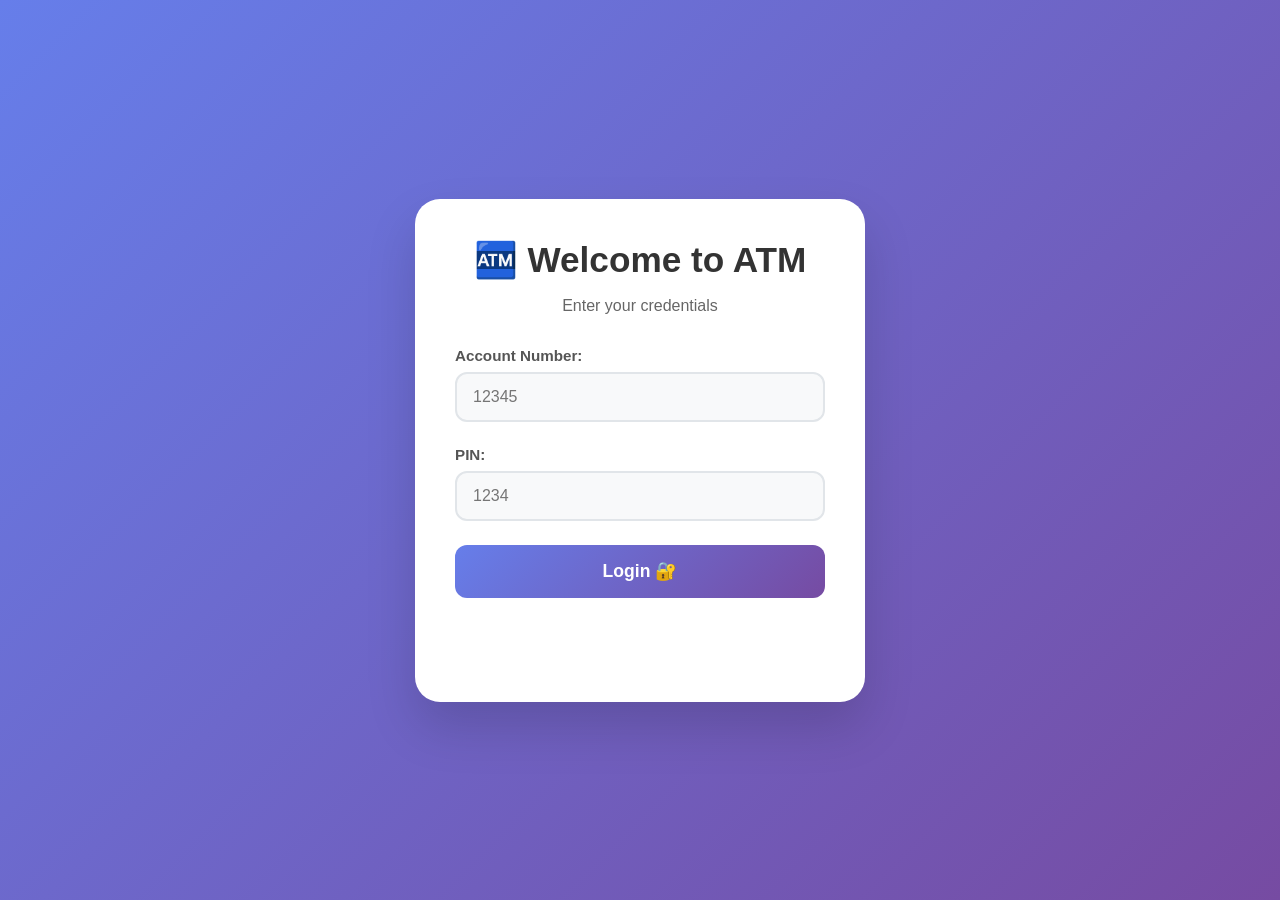
<file: Codsoft task 3/atm-machine-app/frontend/index.html>
<!DOCTYPE html>
<html lang="en">
<head>
    <meta charset="UTF-8">
    <meta name="viewport" content="width=device-width, initial-scale=1.0">
    <title>ATM Machine Simulation</title>
    <link rel="stylesheet" href="style.css">
</head>
<body>
    <div class="container">
        <!-- Login Screen -->
        <div id="loginScreen" class="screen active">
            <div class="atm-container">
                <h1>🏧 Welcome to ATM</h1>
                <p>Enter your credentials</p>
                <div class="input-group">
                    <label>Account Number:</label>
                    <input type="text" id="loginAccount" placeholder="12345">
                </div>
                <div class="input-group">
                    <label>PIN:</label>
                    <input type="password" id="loginPin" placeholder="1234" maxlength="4">
                </div>
                <button id="loginBtn" class="btn login" data-original-text="Login 🔐">Login 🔐</button>
                <div id="loginMessage" class="message"></div>
            </div>
        </div>

        <!-- Dashboard Screen -->
        <div id="dashboardScreen" class="screen">
            <div class="atm-container">
                <h1>🏧 ATM Dashboard</h1>
                <div class="status-display">
                    <div id="balanceDisplay" class="status-item">Balance: $0.00</div>
                    <div id="lastTxDisplay" class="status-item">No transactions</div>
                    <button id="logoutBtn" class="btn logout">Logout 🚪</button>
                </div>
                <div class="input-group">
                    <label>Amount:</label>
                    <input type="number" id="amount" placeholder="$0.00" step="0.01" min="0">
                </div>
                <div class="buttons">
                    <button id="depositBtn" class="btn deposit" data-original-text="💰 Deposit">💰 Deposit</button>
                    <button id="withdrawBtn" class="btn withdraw" data-original-text="💸 Withdraw">💸 Withdraw</button>
                </div>
                <div id="message" class="message"></div>
            </div>
        </div>
    </div>
    <script src="script.js"></script>
</body>
</html>
</file>
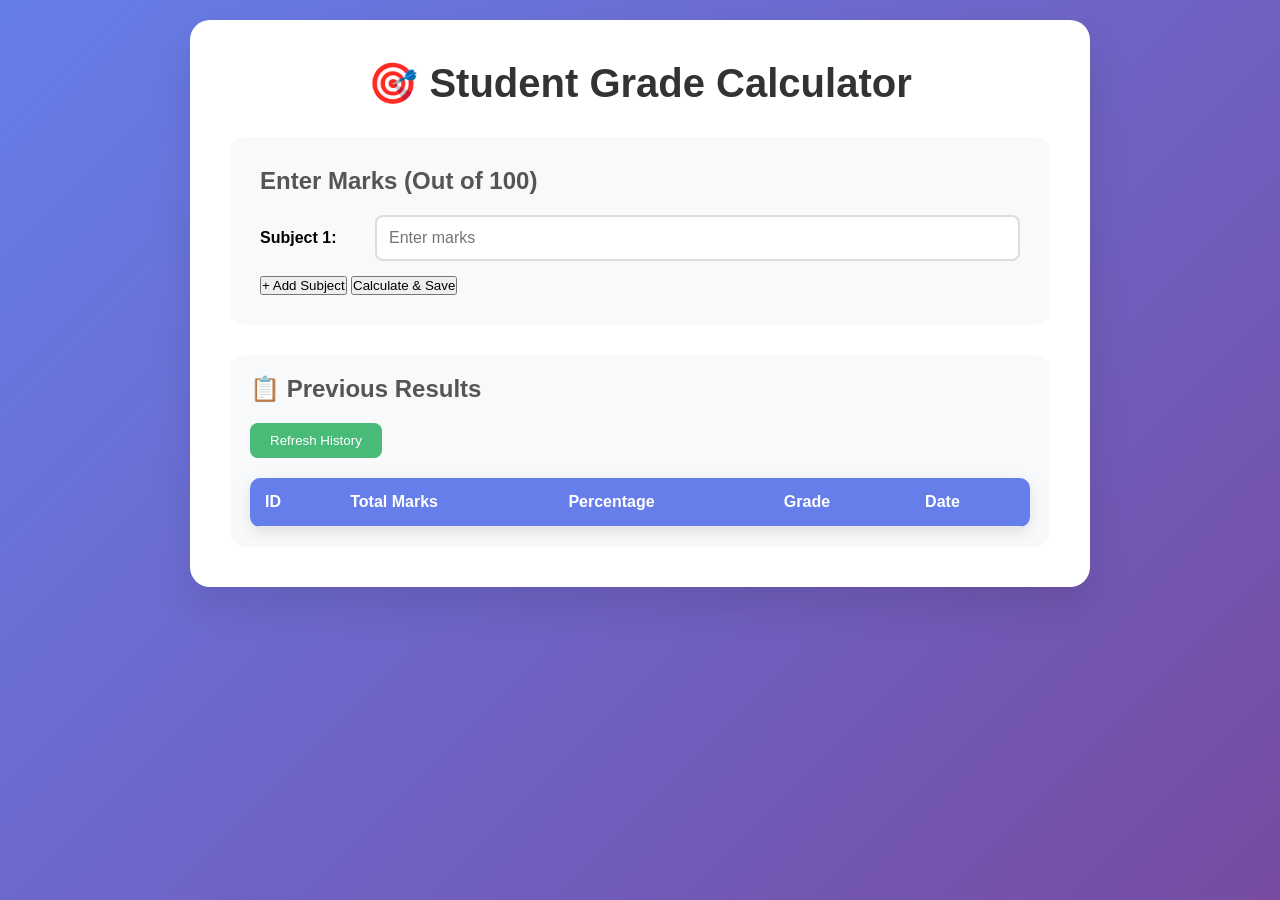
<file: Task 2/Task2-StudentGradeCalculator/frontend/index.html>
<!DOCTYPE html>
<html lang="en">
<head>
    <meta charset="UTF-8">
    <meta name="viewport" content="width=device-width, initial-scale=1.0">
    <title>Student Grade Calculator</title>
    <link rel="stylesheet" href="style.css">
</head>
<body>
    <div class="container">
        <h1>🎯 Student Grade Calculator</h1>
        
        <div class="input-section">
            <h2>Enter Marks (Out of 100)</h2>
            <div id="subjects-container">
                <div class="subject-row">
                    <label>Subject 1:</label>
                    <input type="number" class="mark-input" min="0" max="100" placeholder="Enter marks">
                    <button type="button" class="remove-btn" style="display: none;">Remove</button>
                </div>
            </div>
            <button id="add-subject">+ Add Subject</button>
            <button id="calculate-btn">Calculate & Save</button>
        </div>

        <div id="result-section" class="result-section hidden">
            <h2>📊 Your Result</h2>
            <div class="result-display">
                <p>Total Marks: <span id="total-marks">0</span></p>
                <p>Average: <span id="percentage">0</span>%</p>
                <p>Grade: <span id="grade">F</span></p>
            </div>
        </div>

        <div id="history-section">
            <h2>📋 Previous Results</h2>
            <button id="refresh-history">Refresh History</button>
            <table id="history-table">
                <thead>
                    <tr>
                        <th>ID</th>
                        <th>Total Marks</th>
                        <th>Percentage</th>
                        <th>Grade</th>
                        <th>Date</th>
                    </tr>
                </thead>
                <tbody></tbody>
            </table>
        </div>
    </div>

    <script src="script.js"></script>
</body>
</html>
</file>
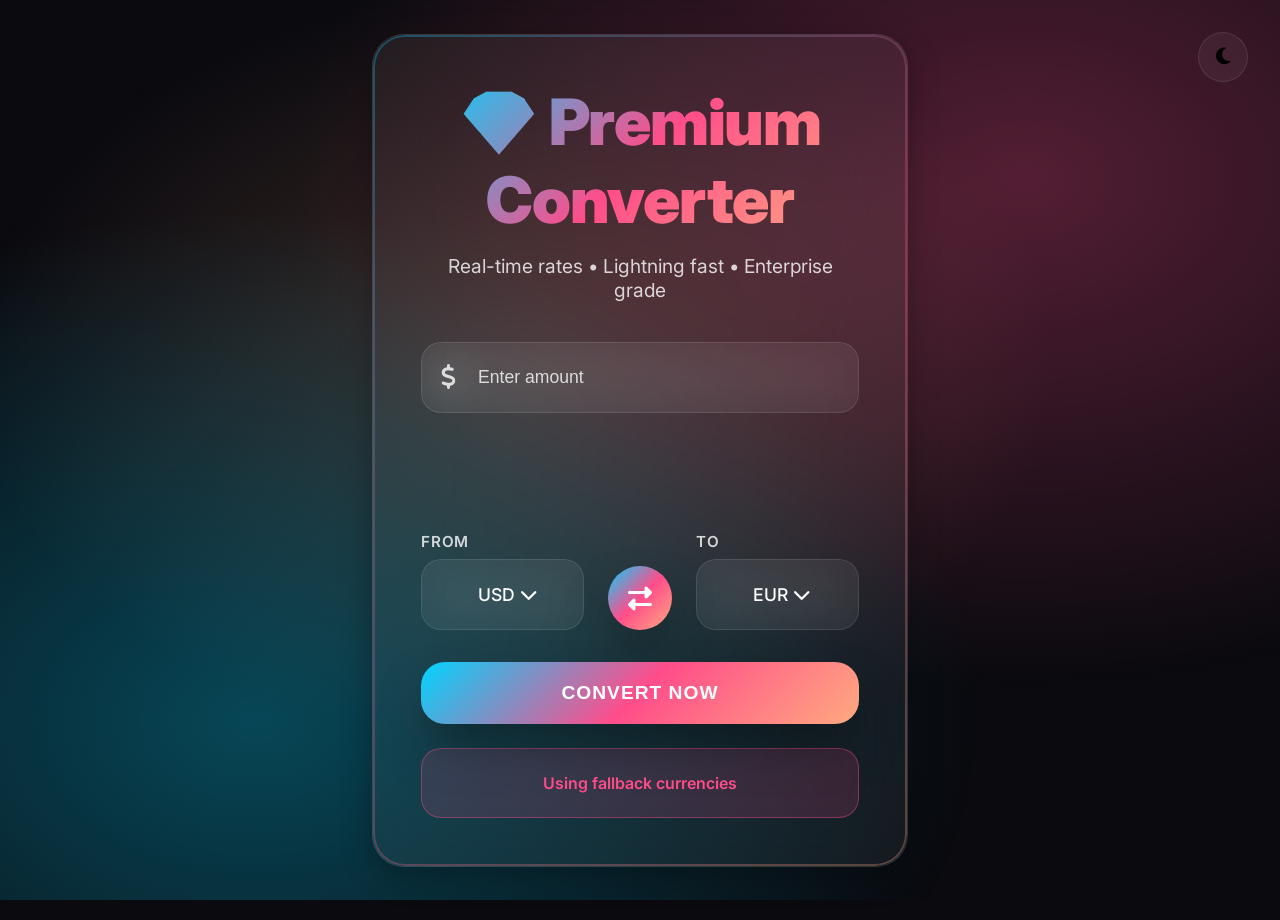
<file: Codsoft task 4/target/classes/static/index.html>
<!DOCTYPE html>
<html lang="en">
<head>
    <meta charset="UTF-8">
    <meta name="viewport" content="width=device-width, initial-scale=1.0">
    <title>💎 Premium Currency Converter</title>
    <link rel="stylesheet" href="css/premium-style.css">
    <link href="https://fonts.googleapis.com/css2?family=Inter:wght@300;400;500;600;700;800;900&display=swap" rel="stylesheet">
    <link rel="stylesheet" href="https://cdnjs.cloudflare.com/ajax/libs/font-awesome/6.4.0/css/all.min.css">
</head>
<body>
    <!-- Theme Toggle -->
    <button class="theme-toggle" id="themeToggle">
        <i class="fas fa-moon"></i>
    </button>

    <div class="container">
        <div class="glass-card">
            <h1>💎 Premium Converter</h1>
            <p class="subtitle">Real-time rates • Lightning fast • Enterprise grade</p>

            <form id="converterForm" class="converter-form">
                <!-- Amount Input -->
                <div class="input-group">
                    <i class="fas fa-dollar-sign icon"></i>
                    <input type="number" id="amount" class="premium-input" placeholder="Enter amount" min="0" step="0.01" required>
                </div>

                <!-- Live Rate Preview -->
                <div id="liveRate" class="live-rate">
                    1 USD = <span id="liveRateValue">1.08</span> EUR
                </div>

                <!-- Currency Selection -->
                <div class="currency-row">
                    <div class="currency-group">
                        <label class="currency-label">From</label>
                        <div class="custom-dropdown" id="fromDropdown">
                            <div class="custom-select dropdown-trigger" id="fromTrigger">
                                <span class="currency-symbol">USD $</span>
                                <i class="fas fa-chevron-down"></i>
                            </div>
                            <div class="dropdown-list" id="fromList">
                                <input type="text" class="dropdown-search" placeholder="Search currency..." id="fromSearch">
                                <!-- Options populated by JS -->
                            </div>
                        </div>
                        <input type="hidden" id="baseCurrency" value="USD">
                    </div>

                    <button type="button" id="swapBtn" class="swap-btn" title="Swap currencies">
                        <i class="fas fa-exchange-alt"></i>
                    </button>

                    <div class="currency-group">
                        <label class="currency-label">To</label>
                        <div class="custom-dropdown" id="toDropdown">
                            <div class="custom-select dropdown-trigger" id="toTrigger">
                                <span class="currency-symbol">EUR €</span>
                                <i class="fas fa-chevron-down"></i>
                            </div>
                            <div class="dropdown-list" id="toList">
                                <input type="text" class="dropdown-search" placeholder="Search currency..." id="toSearch">
                                <!-- Options populated by JS -->
                            </div>
                        </div>
                        <input type="hidden" id="targetCurrency" value="EUR">
                    </div>
                </div>

                <!-- Convert Button -->
                <button type="submit" id="convertBtn" class="premium-btn">
                    <span id="btnText">Convert Now</span>
                    <div id="loadingSpinner" class="spinner hidden"></div>
                </button>
            </form>

            <!-- Result Section -->
            <div id="resultSection" class="result-section hidden">
                <div class="result-display">
                    <div class="result-row">
                        <span class="result-label">Converted Amount:</span>
                        <span id="convertedAmount" class="result-value">0</span>
                    </div>
                    <div class="result-row">
                        <span class="result-label">Exchange Rate:</span>
                        <span id="exchangeRate" class="result-value">1.0000</span>
                    </div>
                    <div class="success-message">
                        ✅ Converted successfully!
                    </div>
                    <button id="historyBtn" class="premium-btn" style="margin-top: 1.5rem; font-size: 1rem;">
                        View History <i class="fas fa-history"></i>
                    </button>
                </div>
            </div>

            <!-- Error Message -->
            <div id="errorMessage" class="error-message hidden"></div>
        </div>
    </div>

    <!-- History Modal -->
    <div id="historyModal" class="modal hidden">
        <div class="modal-content">
            <button class="close-btn" id="closeHistory">
                <i class="fas fa-times"></i>
            </button>
            <h2 style="margin-bottom: 1.5rem;">Conversion History</h2>
            <div id="historyList">No conversions yet...</div>
        </div>
    </div>

    <script src="js/premium-script.js"></script>
</body>
</html>
</file>
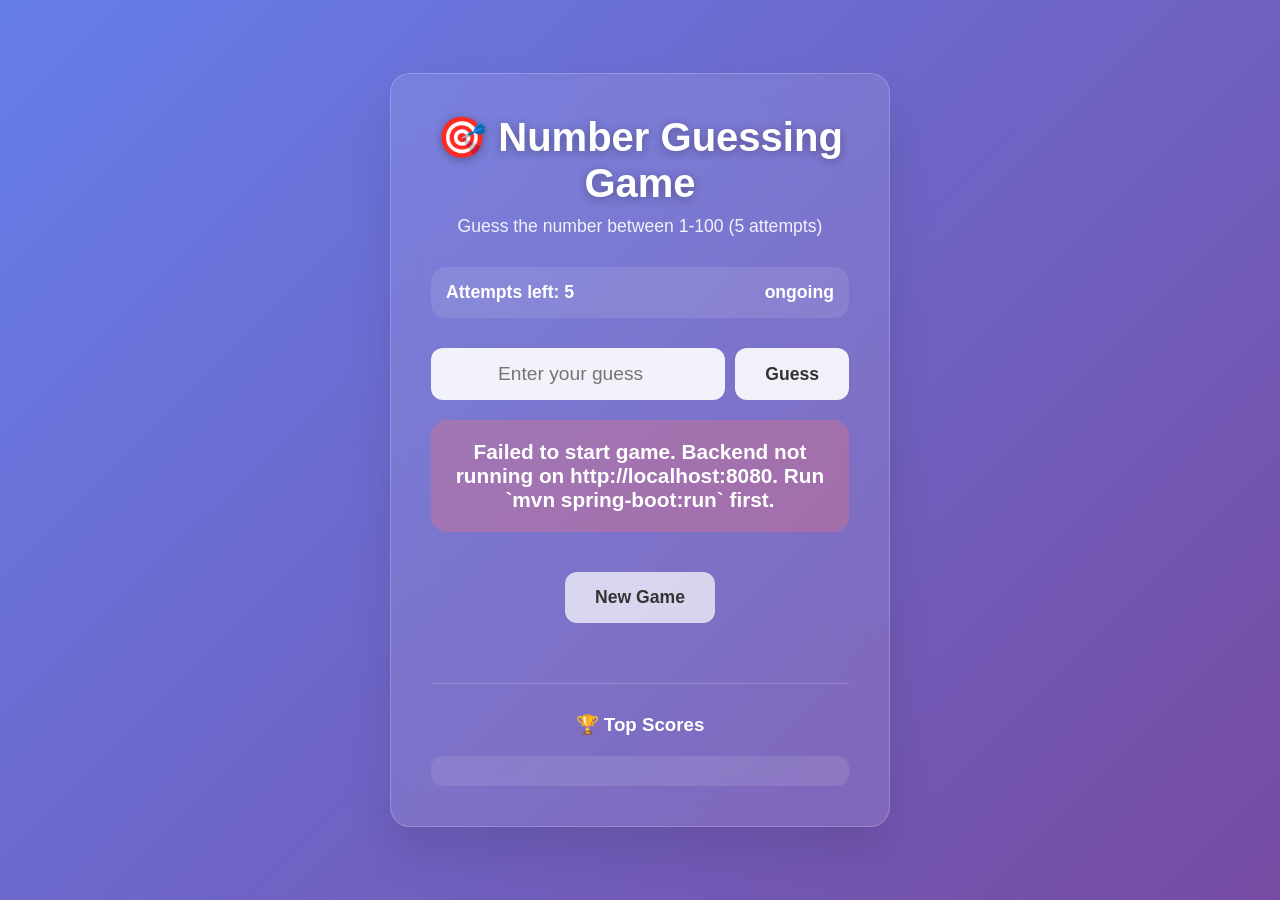
<file: Task1-NumberGame/backend/target/classes/static/index.html>
<!DOCTYPE html>
<html lang="en">
<head>
    <meta charset="UTF-8">
    <meta name="viewport" content="width=device-width, initial-scale=1.0">
    <title>Number Guessing Game</title>
    <link rel="stylesheet" href="style.css">
</head>
<body>
    <div class="container">
        <h1>🎯 Number Guessing Game</h1>
        <p class="subtitle">Guess the number between 1-100 (5 attempts)</p>
        
        <div class="game-info">
            <div class="attempts">Attempts left: <span id="attemptsLeft">5</span></div>
            <div class="status" id="status">ongoing</div>
        </div>
        
        <div class="input-group">
            <input type="number" id="guessInput" min="1" max="100" placeholder="Enter your guess">
            <button id="submitBtn">Guess</button>
        </div>
        
        <div id="message" class="message"></div>
        
        <button id="newGameBtn" class="btn-secondary">New Game</button>
        
        <div class="scores-section">
            <h3>🏆 Top Scores</h3>
            <div id="scoresList"></div>
        </div>
    </div>

    <script src="script.js"></script>
</body>
</html>
</file>
<file: Codsoft task 3/atm-machine-app/frontend/style.css>
* {
    margin: 0;
    padding: 0;
    box-sizing: border-box;
}

body {
    font-family: 'Arial', sans-serif;
    background: linear-gradient(135deg, #667eea 0%, #764ba2 100%);
    min-height: 100vh;
    display: flex;
    align-items: center;
    justify-content: center;
}

.container {
    width: 100%;
    max-width: 450px;
    position: relative;
}

.screen {
    display: none;
    animation: fadeIn 0.3s ease-in;
}

.screen.active {
    display: block;
}

@keyframes fadeIn {
    from { opacity: 0; transform: translateY(20px); }
    to { opacity: 1; transform: translateY(0); }
}

.atm-container {
    background: #fff;
    padding: 2.5rem;
    border-radius: 25px;
    box-shadow: 0 25px 50px rgba(0,0,0,0.15);
    text-align: center;
}

h1 {
    color: #333;
    margin-bottom: 1rem;
    font-size: 2.2rem;
}

.atm-container p {
    color: #666;
    margin-bottom: 2rem;
}

.input-group {
    margin-bottom: 1.5rem;
    text-align: left;
}

label {
    display: block;
    margin-bottom: 0.5rem;
    color: #555;
    font-weight: bold;
    font-size: 0.95rem;
}

input {
    width: 100%;
    padding: 14px 16px;
    border: 2px solid #e1e5e9;
    border-radius: 12px;
    font-size: 1rem;
    transition: all 0.3s;
    background: #f8f9fa;
}

input:focus {
    outline: none;
    border-color: #667eea;
    background: white;
    box-shadow: 0 0 0 3px rgba(102, 126, 234, 0.1);
}

.btn {
    width: 100%;
    padding: 16px;
    border: none;
    border-radius: 12px;
    font-size: 1.1rem;
    font-weight: bold;
    cursor: pointer;
    transition: all 0.3s;
    margin-bottom: 1rem;
}

.btn:hover {
    transform: translateY(-2px);
    box-shadow: 0 15px 30px rgba(0,0,0,0.2);
}

.login {
    background: linear-gradient(135deg, #667eea, #764ba2);
    color: white;
}

.deposit {
    background: linear-gradient(135deg, #4CAF50, #45a049);
    color: white;
}

.withdraw {
    background: linear-gradient(135deg, #f44336, #da190b);
    color: white;
}

.logout {
    background: linear-gradient(135deg, #6c757d, #495057);
    color: white;
    font-size: 1rem;
    padding: 12px;
}

.status-display {
    background: linear-gradient(135deg, #f8f9fa, #e9ecef);
    padding: 1.5rem;
    border-radius: 15px;
    margin-bottom: 2rem;
    text-align: left;
}

.status-item {
    font-size: 1.3rem;
    font-weight: bold;
    color: #333;
    margin-bottom: 0.5rem;
}

.message {
    padding: 1rem;
    border-radius: 12px;
    margin-top: 1rem;
    font-weight: 500;
    min-height: 20px;
    transition: all 0.3s;
}

.message.success {
    background: #d4edda;
    color: #155724;
    border: 1px solid #c3e6cb;
}

.message.error {
    background: #f8d7da;
    color: #721c24;
    border: 1px solid #f5c6cb;
}

.buttons {
    display: flex;
    gap: 1rem;
    margin-bottom: 1.5rem;
}

.buttons .btn {
    flex: 1;
    margin-bottom: 0;
}

.btn.loading {
    opacity: 0.7;
    cursor: not-allowed !important;
    transform: none !important;
}

.btn:disabled:hover {
    transform: none;
    box-shadow: none;
}

input:invalid {
    border-color: #f44336;
    background: #fdf2f2;
}

body {
    padding: 2rem 1rem;
}

@media (min-width: 768px) {
    body {
        padding: 4rem 2rem;
    }
}

@media (max-width: 480px) {
    .atm-container {
        margin: 1rem;
        padding: 2rem 1.5rem;
    }
    
    .buttons {
        flex-direction: column;
        gap: 1rem;
    }
}
</file>
<file: Task 2/Task2-StudentGradeCalculator/frontend/style.css>
* {
    margin: 0;
    padding: 0;
    box-sizing: border-box;
}

body {
    font-family: 'Segoe UI', Tahoma, Geneva, Verdana, sans-serif;
    background: linear-gradient(135deg, #667eea 0%, #764ba2 100%);
    min-height: 100vh;
    padding: 20px;
}

.container {
    max-width: 900px;
    margin: 0 auto;
    background: white;
    border-radius: 20px;
    box-shadow: 0 20px 40px rgba(0,0,0,0.1);
    padding: 40px;
}

h1 {
    text-align: center;
    color: #333;
    margin-bottom: 30px;
    font-size: 2.5em;
}

h2 {
    color: #555;
    margin-bottom: 20px;
}

.input-section {
    background: #f8f9fa;
    padding: 30px;
    border-radius: 15px;
    margin-bottom: 30px;
}

.subject-row {
    display: flex;
    align-items: center;
    margin-bottom: 15px;
    gap: 15px;
}

.subject-row label {
    font-weight: 600;
    min-width: 100px;
}

.mark-input {
    flex: 1;
    padding: 12px;
    border: 2px solid #ddd;
    border-radius: 8px;
    font-size: 16px;
    transition: border-color 0.3s;
}

.mark-input:focus {
    outline: none;
    border-color: #667eea;
}

.mark-input:invalid {
    border-color: #ff4757;
}

.add-subject, .calculate-btn {
    background: #667eea;
    color: white;
    border: none;
    padding: 12px 24px;
    border-radius: 8px;
    font-size: 16px;
    cursor: pointer;
    margin-right: 10px;
    transition: background 0.3s;
}

.add-subject:hover, .calculate-btn:hover {
    background: #5a67d8;
}

.remove-btn {
    background: #ff4757;
    color: white;
    border: none;
    padding: 8px 12px;
    border-radius: 5px;
    cursor: pointer;
    font-size: 14px;
}

.remove-btn:hover {
    background: #ff3742;
}

.result-section {
    background: linear-gradient(135deg, #11998e, #38ef7d);
    color: white;
    padding: 30px;
    border-radius: 15px;
    margin-bottom: 30px;
    text-align: center;
}

.result-display p {
    font-size: 1.3em;
    margin: 10px 0;
    font-weight: 600;
}

.hidden {
    display: none;
}

#history-section {
    padding: 20px;
    background: #f8f9fa;
    border-radius: 15px;
}

#refresh-history {
    background: #48bb78;
    color: white;
    border: none;
    padding: 10px 20px;
    border-radius: 8px;
    cursor: pointer;
    margin-bottom: 20px;
}

#refresh-history:hover {
    background: #38a169;
}

table {
    width: 100%;
    border-collapse: collapse;
    background: white;
    border-radius: 10px;
    overflow: hidden;
    box-shadow: 0 5px 15px rgba(0,0,0,0.1);
}

th, td {
    padding: 15px;
    text-align: left;
    border-bottom: 1px solid #eee;
}

th {
    background: #667eea;
    color: white;
    font-weight: 600;
}

tr:hover {
    background: #f7fafc;
}

.error {
    color: #ff4757;
    background: #fed7d7;
    padding: 10px;
    border-radius: 5px;
    margin: 10px 0;
}

.success {
    color: #11998e;
    background: #c6f6d5;
    padding: 10px;
    border-radius: 5px;
    margin: 10px 0;
}

@media (max-width: 768px) {
    .container {
        padding: 20px;
    }
    
    .subject-row {
        flex-direction: column;
        align-items: stretch;
    }
    
    h1 {
        font-size: 2em;
    }
}
</file>
<file: Codsoft task 4/target/classes/static/css/premium-style.css>
* {
  margin: 0;
  padding: 0;
  box-sizing: border-box;
}

:root {
  --bg-primary: #0a0a0f;
  --bg-secondary: #1a1a2e;
  --glass-bg: rgba(255, 255, 255, 0.05);
  --glass-border: rgba(255, 255, 255, 0.1);
  --accent-primary: #00d4ff;
  --accent-secondary: #ff4d8a;
  --accent-gradient: linear-gradient(135deg, #00d4ff 0%, #ff4d8a 50%, #ffaa80 100%);
  --text-primary: #ffffff;
  --text-secondary: rgba(255, 255, 255, 0.8);
  --shadow-primary: 0 25px 50px -12px rgba(0, 0, 0, 0.5);
  --shadow-glass: 0 8px 32px rgba(0, 0, 0, 0.3);
}

body {
  font-family: 'Inter', -apple-system, BlinkMacSystemFont, sans-serif;
  background: var(--bg-primary);
  color: var(--text-primary);
  min-height: 100vh;
  overflow-x: hidden;
  position: relative;
}

body::before {
  content: '';
  position: fixed;
  top: 0;
  left: 0;
  width: 100%;
  height: 100%;
  background: 
    radial-gradient(ellipse at 20% 80%, rgba(0, 212, 255, 0.3) 0%, transparent 50%),
    radial-gradient(ellipse at 80% 20%, rgba(255, 77, 138, 0.3) 0%, transparent 50%),
    radial-gradient(ellipse at 40% 40%, rgba(255, 170, 128, 0.2) 0%, transparent 50%);
  animation: premiumFloat 20s ease-in-out infinite;
  z-index: -1;
}

@keyframes premiumFloat {
  0%, 100% { transform: translateY(0) scale(1); }
  33% { transform: translateY(-20px) scale(1.05); }
  66% { transform: translateY(10px) scale(0.95); }
}

/* Premium Container */
.container {
  max-width: 600px;
  margin: 0 auto;
  padding: 2rem;
  display: flex;
  flex-direction: column;
  align-items: center;
  min-height: 100vh;
  justify-content: center;
}

/* Premium Glass Card */
.glass-card {
  background: var(--glass-bg);
  backdrop-filter: blur(40px);
  -webkit-backdrop-filter: blur(40px);
  border: 1px solid var(--glass-border);
  border-radius: 32px;
  padding: 3rem;
  width: 100%;
  box-shadow: var(--shadow-glass);
  position: relative;
  animation: cardEntry 1s cubic-bezier(0.25, 0.46, 0.45, 0.94);
}

@keyframes cardEntry {
  from {
    opacity: 0;
    transform: translateY(30px) scale(0.95);
  }
  to {
    opacity: 1;
    transform: translateY(0) scale(1);
  }
}

.glass-card::before {
  content: '';
  position: absolute;
  inset: 0;
  border-radius: 32px;
  padding: 2px;
  background: var(--accent-gradient);
  -webkit-mask: linear-gradient(#fff 0 0) content-box, linear-gradient(#fff 0 0);
  mask: linear-gradient(#fff 0 0) content-box, linear-gradient(#fff 0 0);
  -webkit-mask-composite: exclude;
  mask-composite: exclude;
  opacity: 0.3;
}

.glass-card:hover {
  transform: translateY(-8px);
  box-shadow: 0 35px 70px -12px rgba(0, 212, 255, 0.3);
}

/* Typography */
h1 {
  background: var(--accent-gradient);
  -webkit-background-clip: text;
  background-clip: text;
  -webkit-text-fill-color: transparent;
  font-size: clamp(2.5rem, 6vw, 4rem);
  font-weight: 900;
  text-align: center;
  margin-bottom: 1rem;
  letter-spacing: -0.02em;
}

.subtitle {
  text-align: center;
  color: var(--text-secondary);
  font-size: 1.2rem;
  margin-bottom: 2.5rem;
  font-weight: 400;
}

/* Form */
.converter-form {
  display: flex;
  flex-direction: column;
  gap: 2rem;
}

.input-group {
  position: relative;
}

/* Premium Input */
.premium-input, .custom-select {
  width: 100%;
  padding: 1.5rem 1.25rem 1.5rem 3.5rem;
  background: var(--glass-bg);
  border: 1px solid var(--glass-border);
  border-radius: 20px;
  font-size: 1.1rem;
  font-weight: 500;
  color: var(--text-primary);
  transition: all 0.4s cubic-bezier(0.25, 0.46, 0.45, 0.94);
  backdrop-filter: blur(20px);
}

.premium-input:focus, .custom-select:focus {
  outline: none;
  border-color: var(--accent-primary);
  background: rgba(255, 255, 255, 0.1);
  box-shadow: 0 0 0 4px rgba(0, 212, 255, 0.2);
  transform: translateY(-2px);
}

.premium-input::placeholder {
  color: var(--text-secondary);
}

/* Icon positioning */
.input-group .icon {
  position: absolute;
  left: 1.25rem;
  top: 50%;
  transform: translateY(-50%);
  font-size: 1.5rem;
  opacity: 0.8;
}

/* Currency Row */
.currency-row {
  display: grid;
  grid-template-columns: 1fr auto 1fr;
  gap: 1.5rem;
  align-items: end;
}

.currency-group {
  display: flex;
  flex-direction: column;
  gap: 0.5rem;
}

.currency-label {
  font-weight: 600;
  color: var(--text-secondary);
  font-size: 0.95rem;
  text-transform: uppercase;
  letter-spacing: 0.05em;
}

/* Swap Button */
.swap-btn {
  background: var(--accent-gradient);
  color: var(--text-primary);
  border: none;
  width: 4rem;
  height: 4rem;
  border-radius: 50%;
  font-size: 1.5rem;
  cursor: pointer;
  display: flex;
  align-items: center;
  justify-content: center;
  box-shadow: var(--shadow-primary);
  transition: all 0.3s ease;
}

.swap-btn:hover {
  transform: scale(1.1) rotate(180deg);
  box-shadow: 0 20px 40px rgba(0, 212, 255, 0.4);
}

/* Premium Button */
.premium-btn {
  background: var(--accent-gradient);
  color: var(--text-primary);
  border: none;
  padding: 1.25rem 2rem;
  border-radius: 24px;
  font-size: 1.2rem;
  font-weight: 700;
  cursor: pointer;
  transition: all 0.4s cubic-bezier(0.25, 0.46, 0.45, 0.94);
  display: flex;
  align-items: center;
  justify-content: center;
  gap: 1rem;
  text-transform: uppercase;
  letter-spacing: 1px;
  box-shadow: var(--shadow-primary);
  position: relative;
  overflow: hidden;
}

.premium-btn:hover {
  transform: translateY(-4px);
  box-shadow: 0 30px 60px rgba(0, 212, 255, 0.4);
}

.premium-btn:disabled {
  opacity: 0.5;
  cursor: not-allowed;
  transform: none;
}

/* Loading Spinner */
.spinner {
  width: 1.5rem;
  height: 1.5rem;
  border: 2px solid rgba(255, 255, 255, 0.3);
  border-top: 2px solid var(--text-primary);
  border-radius: 50%;
  animation: spin 1s linear infinite;
}

@keyframes spin {
  to { transform: rotate(360deg); }
}

/* Live Rate Preview */
.live-rate {
  background: var(--glass-bg);
  border: 1px solid var(--glass-border);
  border-radius: 16px;
  padding: 1rem 1.5rem;
  text-align: center;
  font-weight: 600;
  color: var(--accent-primary);
  font-size: 1.1rem;
  opacity: 0;
  transform: translateY(10px);
  transition: all 0.3s ease;
}

.live-rate.show {
  opacity: 1;
  transform: translateY(0);
}

/* Result Section */
.result-section {
  margin-top: 2rem;
  animation: resultSlide 0.6s ease-out;
}

@keyframes resultSlide {
  from { opacity: 0; transform: translateY(20px); }
  to { opacity: 1; transform: translateY(0); }
}

.result-display {
  background: var(--glass-bg);
  border: 1px solid var(--accent-primary);
  border-radius: 24px;
  padding: 2rem;
  text-align: center;
}

.result-row {
  display: flex;
  justify-content: space-between;
  align-items: baseline;
  margin-bottom: 1.5rem;
  padding: 0 1rem;
}

.result-label {
  color: var(--text-secondary);
  font-weight: 500;
}

.result-value {
  font-weight: 900;
  font-size: 2.5rem;
  background: var(--accent-gradient);
  -webkit-background-clip: text;
  background-clip: text;
  -webkit-text-fill-color: transparent;
}

.success-message {
  color: var(--accent-primary);
  font-weight: 600;
  margin-top: 1rem;
}

/* Custom Dropdown */
.custom-dropdown {
  position: relative;
}

.dropdown-trigger {
  cursor: pointer;
  user-select: none;
}

.dropdown-list {
  position: absolute;
  top: 100%;
  left: 0;
  right: 0;
  background: var(--glass-bg);
  backdrop-filter: blur(30px);
  border: 1px solid var(--glass-border);
  border-radius: 16px;
  max-height: 300px;
  overflow-y: auto;
  opacity: 0;
  visibility: hidden;
  transform: translateY(-10px);
  transition: all 0.3s cubic-bezier(0.25, 0.46, 0.45, 0.94);
  z-index: 1000;
  box-shadow: var(--shadow-glass);
}

.dropdown-list.show {
  opacity: 1;
  visibility: visible;
  transform: translateY(0);
}

.dropdown-item {
  padding: 1rem 1.25rem;
  cursor: pointer;
  transition: all 0.2s ease;
  border-bottom: 1px solid var(--glass-border);
  display: flex;
  align-items: center;
  gap: 0.75rem;
}

.dropdown-item:hover {
  background: rgba(0, 212, 255, 0.2);
  padding-left: 1.5rem;
}

.currency-flag {
  font-size: 1.2rem;
}

.dropdown-search {
  padding: 1rem;
  border-bottom: 1px solid var(--glass-border);
  background: transparent;
  border: none;
  width: 100%;
  color: var(--text-primary);
  font-size: 1rem;
}

.dropdown-search::placeholder {
  color: var(--text-secondary);
}

/* Error */
.error-message {
  background: rgba(255, 77, 138, 0.15);
  border: 1px solid rgba(255, 77, 138, 0.4);
  color: #ff4d8a;
  padding: 1.5rem;
  border-radius: 20px;
  margin-top: 1.5rem;
  text-align: center;
  font-weight: 600;
  animation: errorPulse 0.5s ease-out;
}

@keyframes errorPulse {
  0%, 100% { transform: scale(1); }
  50% { transform: scale(1.02); }
}

/* History Modal */
.modal {
  position: fixed;
  inset: 0;
  background: rgba(10, 10, 15, 0.9);
  backdrop-filter: blur(10px);
  display: flex;
  align-items: center;
  justify-content: center;
  opacity: 0;
  visibility: hidden;
  transition: all 0.3s ease;
  z-index: 2000;
}

.modal.show {
  opacity: 1;
  visibility: visible;
}

.modal-content {
  background: var(--glass-bg);
  border: 1px solid var(--glass-border);
  border-radius: 24px;
  padding: 2.5rem;
  max-width: 500px;
  width: 90%;
  max-height: 80vh;
  overflow-y: auto;
  animation: modalSlide 0.3s ease-out;
}

@keyframes modalSlide {
  from { transform: scale(0.9) translateY(-20px); opacity: 0; }
  to { transform: scale(1) translateY(0); opacity: 1; }
}

.close-btn {
  position: absolute;
  top: 1.5rem;
  right: 1.5rem;
  background: none;
  border: none;
  font-size: 1.5rem;
  color: var(--text-secondary);
  cursor: pointer;
  width: 40px;
  height: 40px;
  border-radius: 50%;
  display: flex;
  align-items: center;
  justify-content: center;
  transition: all 0.2s ease;
}

.close-btn:hover {
  background: rgba(255, 255, 255, 0.1);
  color: var(--text-primary);
}

/* Theme Toggle */
.theme-toggle {
  position: fixed;
  top: 2rem;
  right: 2rem;
  background: var(--glass-bg);
  border: 1px solid var(--glass-border);
  border-radius: 50%;
  width: 50px;
  height: 50px;
  cursor: pointer;
  display: flex;
  align-items: center;
  justify-content: center;
  font-size: 1.2rem;
  transition: all 0.3s ease;
  backdrop-filter: blur(20px);
}

.theme-toggle:hover {
  transform: scale(1.1);
  box-shadow: var(--shadow-glass);
}

/* Responsive */
@media (max-width: 768px) {
  .container { padding: 1rem; }
  .glass-card { padding: 2rem 1.5rem; }
  .currency-row { grid-template-columns: 1fr; text-align: center; gap: 1rem; }
  .swap-btn { grid-column: 1; justify-self: center; margin: 0.5rem 0; }
}

.hidden { display: none !important; }

/* Scrollbar */
::-webkit-scrollbar {
  width: 8px;
}

::-webkit-scrollbar-track {
  background: var(--glass-bg);
}

::-webkit-scrollbar-thumb {
  background: var(--accent-primary);
  border-radius: 4px;
}

::-webkit-scrollbar-thumb:hover {
  background: var(--accent-secondary);
}
</file>
<file: Task1-NumberGame/backend/target/classes/static/style.css>
* {
    margin: 0;
    padding: 0;
    box-sizing: border-box;
}

body {
    font-family: 'Segoe UI', Tahoma, Geneva, Verdana, sans-serif;
    background: linear-gradient(135deg, #667eea 0%, #764ba2 100%);
    min-height: 100vh;
    display: flex;
    align-items: center;
    justify-content: center;
    padding: 20px;
}

.container {
    background: rgba(255, 255, 255, 0.1);
    -webkit-backdrop-filter: blur(20px);
    backdrop-filter: blur(20px);
    border-radius: 20px;
    padding: 40px;
    max-width: 500px;
    width: 100%;
    box-shadow: 0 25px 45px rgba(0, 0, 0, 0.1);
    border: 1px solid rgba(255, 255, 255, 0.2);
    text-align: center;
}

h1 {
    color: white;
    margin-bottom: 10px;
    font-size: 2.5em;
    text-shadow: 0 2px 10px rgba(0, 0, 0, 0.3);
}

.subtitle {
    color: rgba(255, 255, 255, 0.9);
    margin-bottom: 30px;
    font-size: 1.1em;
}

.game-info {
    display: flex;
    justify-content: space-between;
    margin-bottom: 30px;
    padding: 15px;
    background: rgba(255, 255, 255, 0.1);
    border-radius: 15px;
}

.attempts, .status {
    color: white;
    font-weight: bold;
    font-size: 1.1em;
}

.status.won { color: #4ade80; }
.status.lost { color: #f87171; }

.input-group {
    display: flex;
    gap: 10px;
    margin-bottom: 20px;
}

#guessInput {
    flex: 1;
    padding: 15px 20px;
    border: none;
    border-radius: 12px;
    font-size: 1.2em;
    background: rgba(255, 255, 255, 0.9);
    text-align: center;
}

#guessInput:focus {
    outline: none;
    box-shadow: 0 0 0 3px rgba(255, 255, 255, 0.3);
}

button {
    padding: 15px 30px;
    border: none;
    border-radius: 12px;
    font-size: 1.1em;
    font-weight: bold;
    cursor: pointer;
    transition: all 0.3s ease;
    background: rgba(255, 255, 255, 0.9);
    color: #333;
}

button:hover {
    transform: translateY(-2px);
    box-shadow: 0 10px 25px rgba(0, 0, 0, 0.2);
}

.btn-secondary {
    background: rgba(255, 255, 255, 0.7);
    margin: 20px 0;
}

.message {
    min-height: 60px;
    padding: 20px;
    background: rgba(255, 255, 255, 0.1);
    border-radius: 15px;
    margin: 20px 0;
    font-size: 1.3em;
    color: white;
    font-weight: bold;
    display: flex;
    align-items: center;
    justify-content: center;
}

.message.success { background: rgba(74, 222, 128, 0.3); }
.message.error { background: rgba(248, 113, 113, 0.3); }

.scores-section {
    margin-top: 40px;
    padding-top: 30px;
    border-top: 1px solid rgba(255, 255, 255, 0.2);
}

.scores-section h3 {
    color: white;
    margin-bottom: 20px;
}

#scoresList {
    background: rgba(255, 255, 255, 0.1);
    border-radius: 12px;
    padding: 15px;
    max-height: 200px;
    overflow-y: auto;
}

.score-item {
    display: flex;
    justify-content: space-between;
    padding: 8px 0;
    color: rgba(255, 255, 255, 0.9);
    border-bottom: 1px solid rgba(255, 255, 255, 0.1);
}

.score-item:last-child {
    border-bottom: none;
}

@media (max-width: 600px) {
    .container {
        padding: 30px 20px;
        margin: 10px;
    }
    
    h1 {
        font-size: 2em;
    }
    
    .input-group {
        flex-direction: column;
    }
    
    .game-info {
        flex-direction: column;
        gap: 10px;
    }
}
</file>
